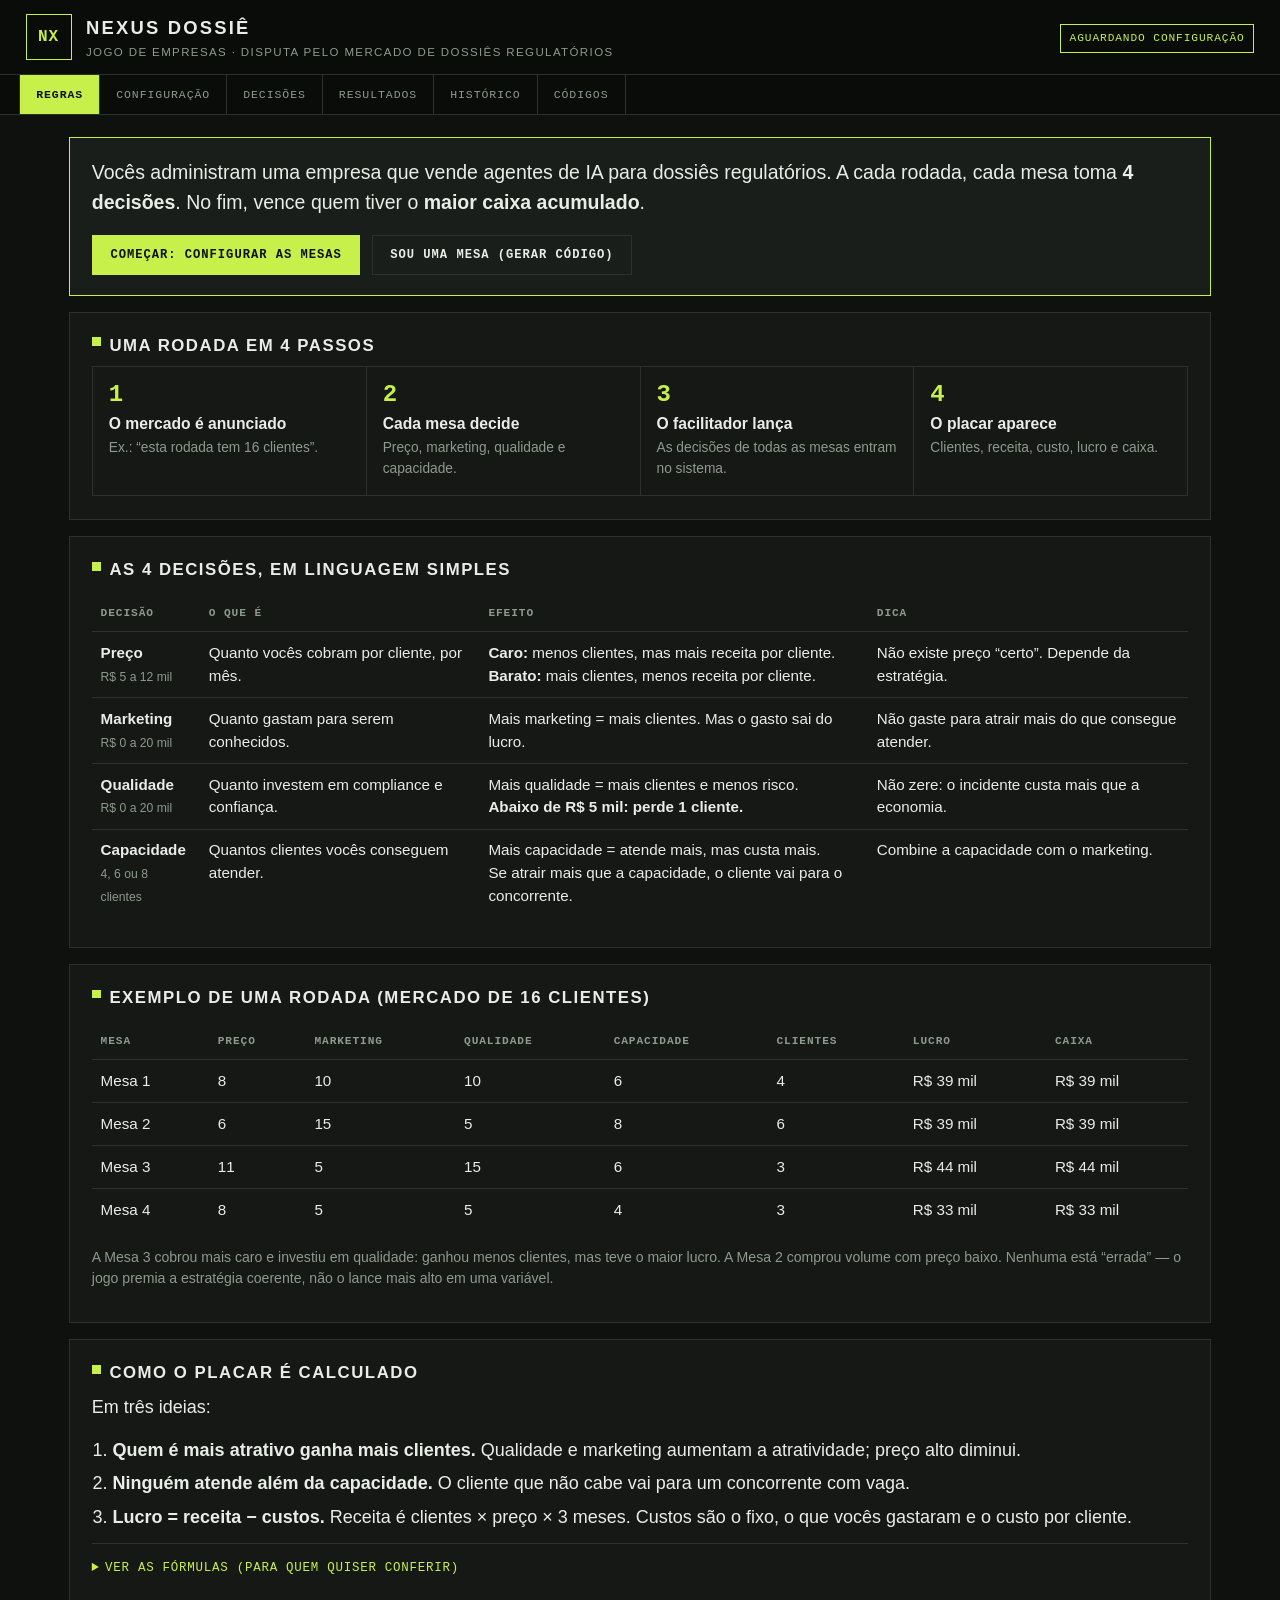
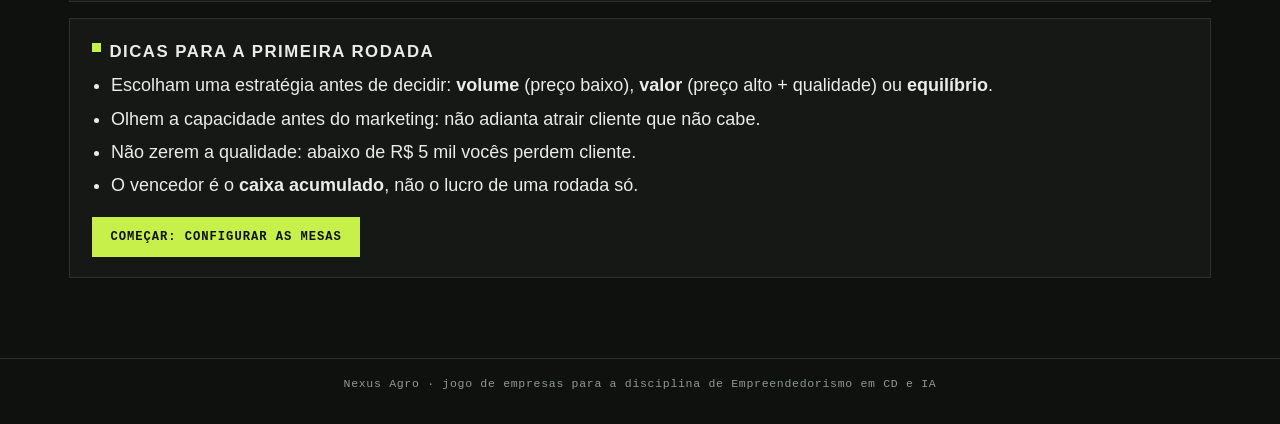
<file: index.html>
<!doctype html>
<html lang="pt-BR">
<head>
  <meta charset="utf-8">
  <meta name="viewport" content="width=device-width, initial-scale=1">
  <title>Nexus Dossiê — Jogo de Empresas</title>
  <link rel="stylesheet" href="style.css">
  <script>
  window.NX = window.NX || {
    _msg: function(){ alert("O jogo nao carregou neste visualizador. Abra o arquivo jogo.html direto no navegador (Chrome, Edge ou Firefox), com duplo clique."); },
    go: function(){ this._msg(); }, start: function(){ this._msg(); }, calc: function(){ this._msg(); },
    csv: function(){ this._msg(); }, reset: function(){ this._msg(); }, configChanged: function(){}
  };
  </script>
  <script>window.onerror=function(m,s,l){var d=document.getElementById("err");if(d){d.style.display="block";d.textContent="Erro no jogo: "+m+" (linha "+l+")";}};</script>

</head>
<body>
<div id="err" class="err"></div>
<noscript><div class="err">O JavaScript está desativado neste navegador. Ative o JavaScript ou abra o arquivo em outro navegador.</div></noscript>

<header class="top">
  <div class="brand">
    <span class="logo">NX</span>
    <div>
      <h1>Nexus Dossiê</h1>
      <p>Jogo de empresas · disputa pelo mercado de dossiês regulatórios</p>
    </div>
  </div>
  <div class="status">
    <span id="roundPill" class="pill">—</span>
  </div>
</header>

<nav class="tabs" id="tabs">
  <button data-tab="regras" class="active" onclick="NX.go('regras')">Regras</button>
  <button data-tab="config" onclick="NX.go('config')">Configuração</button>
  <button data-tab="decisoes" onclick="NX.go('decisoes')">Decisões</button>
  <button data-tab="resultados" onclick="NX.go('resultados')">Resultados</button>
  <button data-tab="historico" onclick="NX.go('historico')">Histórico</button>
  <button data-tab="codigos" onclick="NX.go('codigos')">Códigos</button>
</nav>

<main>

  <!-- ============ REGRAS ============ -->
  <section id="tab-regras" class="tab active">
    <div class="card intro">
      <p class="lead">Vocês administram uma empresa que vende agentes de IA para dossiês regulatórios. A cada rodada, cada mesa toma <strong>4 decisões</strong>. No fim, vence quem tiver o <strong>maior caixa acumulado</strong>.</p>
      <div class="actions">
        <button class="btn primary" onclick="NX.go('config')">Começar: configurar as mesas</button>
        <button class="btn" onclick="NX.go('codigos')">Sou uma mesa (gerar código)</button>
      </div>
    </div>

    <div class="card">
      <h2>Uma rodada em 4 passos</h2>
      <div class="steps-grid">
        <div class="step-card"><span class="step-n">1</span><strong>O mercado é anunciado</strong><p>Ex.: “esta rodada tem 16 clientes”.</p></div>
        <div class="step-card"><span class="step-n">2</span><strong>Cada mesa decide</strong><p>Preço, marketing, qualidade e capacidade.</p></div>
        <div class="step-card"><span class="step-n">3</span><strong>O facilitador lança</strong><p>As decisões de todas as mesas entram no sistema.</p></div>
        <div class="step-card"><span class="step-n">4</span><strong>O placar aparece</strong><p>Clientes, receita, custo, lucro e caixa.</p></div>
      </div>
    </div>

    <div class="card">
      <h2>As 4 decisões, em linguagem simples</h2>
      <div class="table-wrap"><table class="rules-table">
        <thead>
          <tr><th>Decisão</th><th>O que é</th><th>Efeito</th><th>Dica</th></tr>
        </thead>
        <tbody>
          <tr>
            <td><strong>Preço</strong><br><small>R$ 5 a 12 mil</small></td>
            <td>Quanto vocês cobram por cliente, por mês.</td>
            <td><strong>Caro:</strong> menos clientes, mas mais receita por cliente.<br><strong>Barato:</strong> mais clientes, menos receita por cliente.</td>
            <td>Não existe preço “certo”. Depende da estratégia.</td>
          </tr>
          <tr>
            <td><strong>Marketing</strong><br><small>R$ 0 a 20 mil</small></td>
            <td>Quanto gastam para serem conhecidos.</td>
            <td>Mais marketing = mais clientes. Mas o gasto sai do lucro.</td>
            <td>Não gaste para atrair mais do que consegue atender.</td>
          </tr>
          <tr>
            <td><strong>Qualidade</strong><br><small>R$ 0 a 20 mil</small></td>
            <td>Quanto investem em compliance e confiança.</td>
            <td>Mais qualidade = mais clientes e menos risco.<br><strong>Abaixo de R$ 5 mil: perde 1 cliente.</strong></td>
            <td>Não zere: o incidente custa mais que a economia.</td>
          </tr>
          <tr>
            <td><strong>Capacidade</strong><br><small>4, 6 ou 8 clientes</small></td>
            <td>Quantos clientes vocês conseguem atender.</td>
            <td>Mais capacidade = atende mais, mas custa mais.<br>Se atrair mais que a capacidade, o cliente vai para o concorrente.</td>
            <td>Combine a capacidade com o marketing.</td>
          </tr>
        </tbody>
      </table></div>
    </div>

    <div class="card">
      <h2>Exemplo de uma rodada (mercado de 16 clientes)</h2>
      <div class="table-wrap">
        <table class="rules-table">
          <thead>
            <tr><th>Mesa</th><th>Preço</th><th>Marketing</th><th>Qualidade</th><th>Capacidade</th><th>Clientes</th><th>Lucro</th><th>Caixa</th></tr>
          </thead>
          <tbody>
            <tr><td>Mesa 1</td><td>8</td><td>10</td><td>10</td><td>6</td><td>4</td><td>R$ 39 mil</td><td>R$ 39 mil</td></tr>
            <tr><td>Mesa 2</td><td>6</td><td>15</td><td>5</td><td>8</td><td>6</td><td>R$ 39 mil</td><td>R$ 39 mil</td></tr>
            <tr><td>Mesa 3</td><td>11</td><td>5</td><td>15</td><td>6</td><td>3</td><td>R$ 44 mil</td><td>R$ 44 mil</td></tr>
            <tr><td>Mesa 4</td><td>8</td><td>5</td><td>5</td><td>4</td><td>3</td><td>R$ 33 mil</td><td>R$ 33 mil</td></tr>
          </tbody>
        </table>
      </div>
      <p class="muted">A Mesa 3 cobrou mais caro e investiu em qualidade: ganhou menos clientes, mas teve o maior lucro. A Mesa 2 comprou volume com preço baixo. Nenhuma está “errada” — o jogo premia a estratégia coerente, não o lance mais alto em uma variável.</p>
    </div>

    <div class="card">
      <h2>Como o placar é calculado</h2>
      <p>Em três ideias:</p>
      <ol class="steps">
        <li><strong>Quem é mais atrativo ganha mais clientes.</strong> Qualidade e marketing aumentam a atratividade; preço alto diminui.</li>
        <li><strong>Ninguém atende além da capacidade.</strong> O cliente que não cabe vai para um concorrente com vaga.</li>
        <li><strong>Lucro = receita − custos.</strong> Receita é clientes × preço × 3 meses. Custos são o fixo, o que vocês gastaram e o custo por cliente.</li>
      </ol>
      <details class="formula-details">
        <summary>Ver as fórmulas (para quem quiser conferir)</summary>
        <div class="formula">
          <p><span class="tag">1</span> <strong>Atratividade</strong> = (1 + qualidade÷10) × (1 + marketing÷10) ÷ (preço÷8)<sup>1,5</sup></p>
          <p><span class="tag">2</span> <strong>Clientes</strong> = mercado × (atratividade ÷ soma das atratividades), limitado pela capacidade</p>
          <p><span class="tag">3</span> <strong>Receita</strong> = clientes × preço × 3 meses</p>
          <p><span class="tag">4</span> <strong>Custos</strong> = 15 (fixo) + marketing + qualidade + custo da capacidade + 2 × clientes</p>
          <p><span class="tag">5</span> <strong>Lucro</strong> = receita − custos · <strong>Caixa</strong> = caixa anterior + lucro</p>
        </div>
      </details>
    </div>

    <div class="card">
      <h2>Dicas para a primeira rodada</h2>
      <ul class="bullets">
        <li>Escolham uma estratégia antes de decidir: <strong>volume</strong> (preço baixo), <strong>valor</strong> (preço alto + qualidade) ou <strong>equilíbrio</strong>.</li>
        <li>Olhem a capacidade antes do marketing: não adianta atrair cliente que não cabe.</li>
        <li>Não zerem a qualidade: abaixo de R$ 5 mil vocês perdem cliente.</li>
        <li>O vencedor é o <strong>caixa acumulado</strong>, não o lucro de uma rodada só.</li>
      </ul>
      <div class="actions">
        <button class="btn primary" onclick="NX.go('config')">Começar: configurar as mesas</button>
      </div>
    </div>
  </section>

  <!-- ============ CONFIGURAÇÃO ============ -->
  <section id="tab-config" class="tab">
    <div class="card">
      <h2>Configuração da partida</h2>
      <div class="grid-config">
        <label>Número de mesas
          <input id="cfgTeams" type="number" min="1" max="8" value="4" oninput="NX.configChanged()">
        </label>
        <label>Rodadas
          <input id="cfgRounds" type="number" min="1" max="5" value="3">
        </label>
        <label>Caixa inicial (R$ mil)
          <input id="cfgCash" type="number" min="0" max="500" value="0">
        </label>
        <label>Mercado por rodada
          <input id="cfgMarket" type="text" value="16, 20, 24" placeholder="ex.: 16, 20, 24">
        </label>
      </div>
      <p class="muted">O mercado é o número de clientes disponíveis em cada rodada. Se você informar menos valores que rodadas, o último se repete. Para jogar apenas com a sua mesa, use 1 mesa.</p>
      <h3>Nomes das mesas</h3>
      <div id="teamNames" class="team-names"></div>
      <div class="actions">
        <button class="btn primary" id="btnStart" onclick="NX.start()">Criar jogo</button>
      </div>
    </div>
  </section>

  <!-- ============ DECISÕES ============ -->
  <section id="tab-decisoes" class="tab">
    <div class="card">
      <div class="round-head">
        <h2 id="decTitle">Decisões da rodada</h2>
        <span id="decMarket" class="pill soft"></span>
      </div>
      <p class="muted" id="decHint"></p>
      <div class="table-wrap">
        <table class="dec-table" id="decTable">
          <thead>
            <tr>
              <th>Mesa</th>
              <th>Preço<br><small>R$ mil/cliente/mês</small></th>
              <th>Marketing<br><small>R$ mil</small></th>
              <th>Qualidade<br><small>R$ mil</small></th>
              <th>Capacidade<br><small>clientes</small></th>
            </tr>
          </thead>
          <tbody></tbody>
        </table>
      </div>
      <div class="actions">
        <button class="btn primary" id="btnCalc" onclick="NX.calc()">Calcular rodada</button>
        <span id="calcMsg" class="msg"></span>
      </div>
    </div>
  </section>

  <!-- ============ CÓDIGOS ============ -->
  <section id="tab-codigos" class="tab">
    <div class="cards2">
      <div class="card">
        <h2>Sou uma mesa</h2>
        <p class="muted">Escolha as decisões e gere um código. Mostre o código para o facilitador (ou envie por mensagem).</p>
        <div class="grid-config">
          <label>Mesa (número ou nome)<input id="genMesa" type="text" value="1"></label>
          <label>Preço (R$ 5–12 mil)<input id="genPrice" type="number" min="5" max="12" step="0.5" value="8"></label>
          <label>Marketing (R$ 0–20 mil)<input id="genMkt" type="number" min="0" max="20" step="1" value="8"></label>
          <label>Qualidade (R$ 0–20 mil)<input id="genQual" type="number" min="0" max="20" step="1" value="8"></label>
          <label>Capacidade<select id="genCap"><option>4</option><option selected>6</option><option>8</option></select></label>
        </div>
        <div class="actions"><button class="btn primary" onclick="NX.genCode()">Gerar código</button></div>
        <div id="genOut" class="code-out" style="display:none"></div>
      </div>
      <div class="card">
        <h2>Sou o facilitador</h2>
        <p class="muted">Cole um código por linha. O jogo preenche as decisões e calcula a rodada. Ex.: <span class="mono">M1-8-10-10-6</span> ou <span class="mono">Agro X;8;10;10;6</span>.</p>
        <textarea id="codesIn" rows="7" placeholder="M1-8-10-10-6&#10;M2-6-15-5-8"></textarea>
        <div class="actions">
          <button class="btn primary" onclick="NX.applyAndCalc()">Aplicar e calcular</button>
          <button class="btn" onclick="NX.applyCodes()">Só aplicar</button>
        </div>
        <div id="codesMsg" class="muted"></div>
      </div>
    </div>
  </section>

  <!-- ============ RESULTADOS ============ -->
  <section id="tab-resultados" class="tab">
    <div id="resWrap"></div>
  </section>

  <!-- ============ HISTÓRICO ============ -->
  <section id="tab-historico" class="tab">
    <div class="card">
      <h2>Histórico</h2>
      <div id="histWrap"></div>
      <div class="actions">
        <button class="btn" id="btnCsv" onclick="NX.csv()">Exportar CSV</button>
        <button class="btn danger" id="btnReset" onclick="NX.reset()">Nova partida</button>
      </div>
    </div>
  </section>

</main>

<footer class="foot">
  <span>Nexus Agro · jogo de empresas para a disciplina de Empreendedorismo em CD e IA</span>
</footer>

<script src="sim.js"></script>
<script src="app.js"></script>
</body>
</html>
</file>
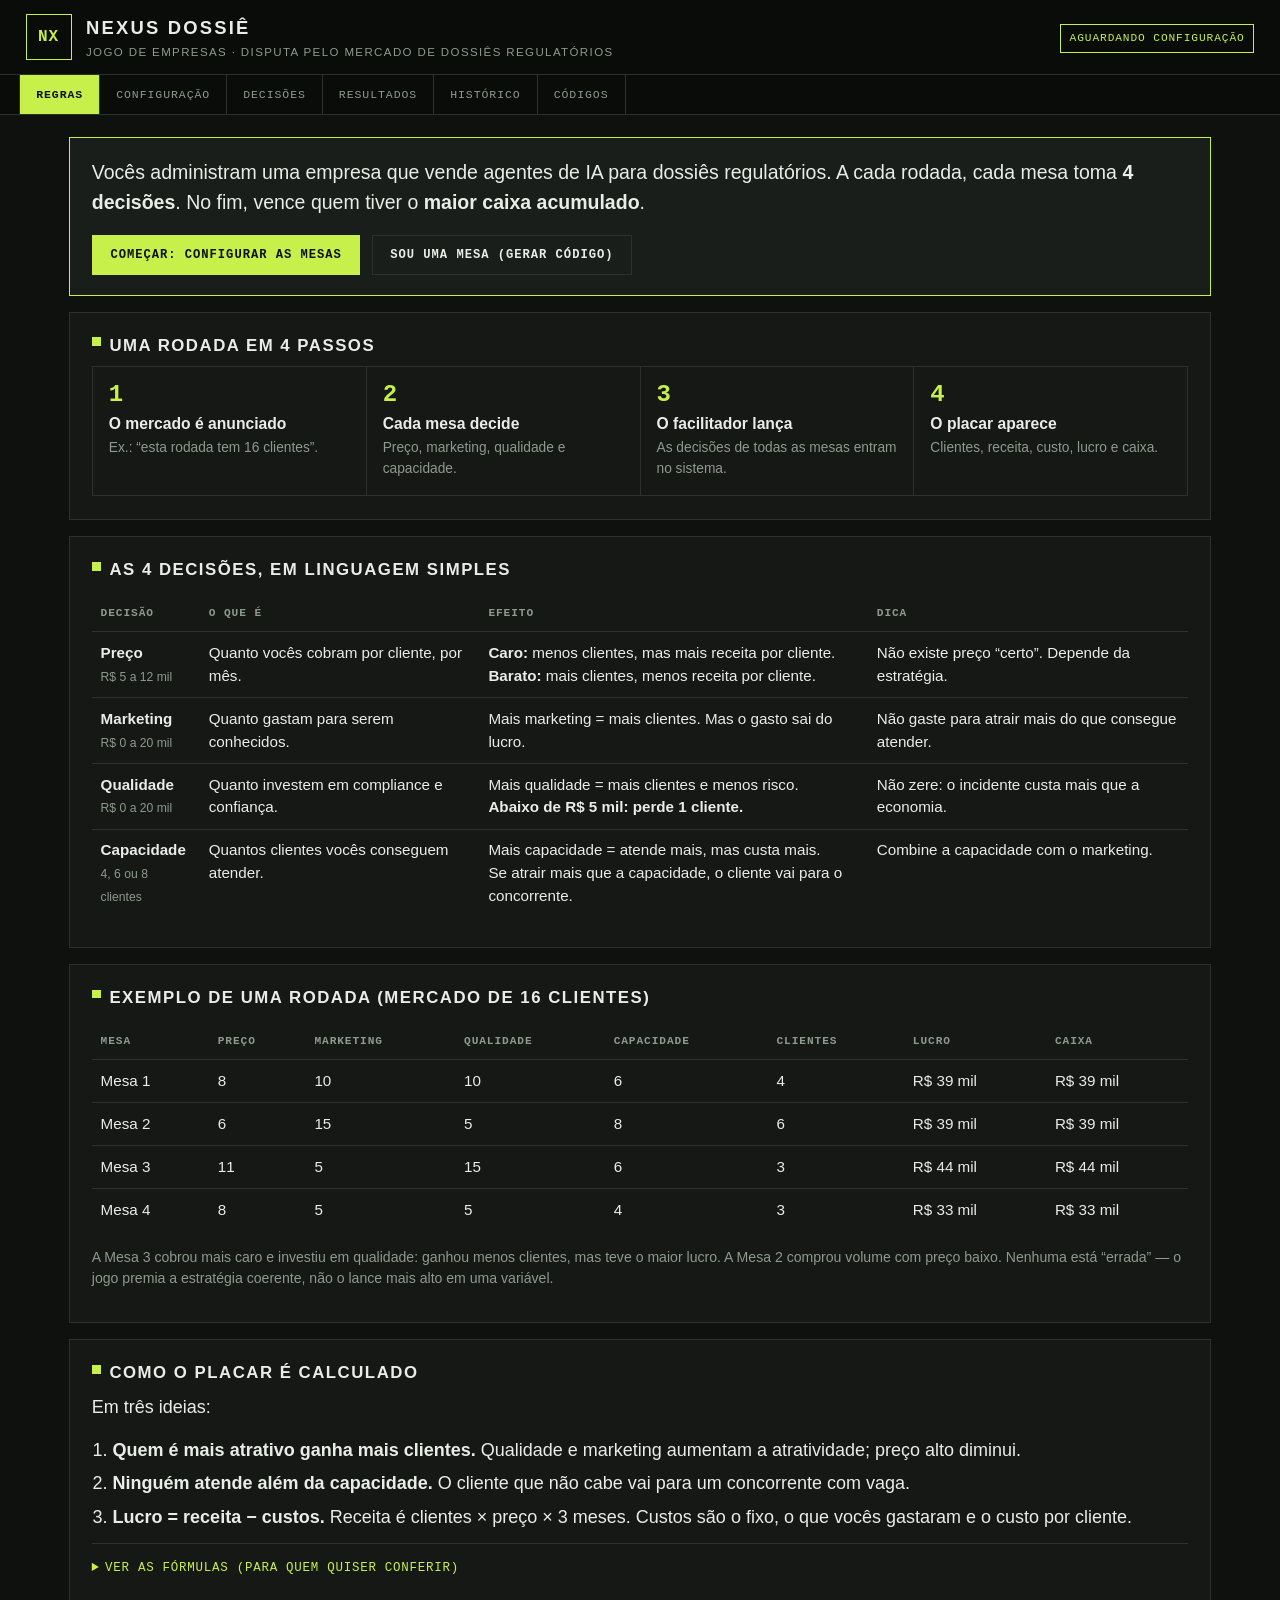
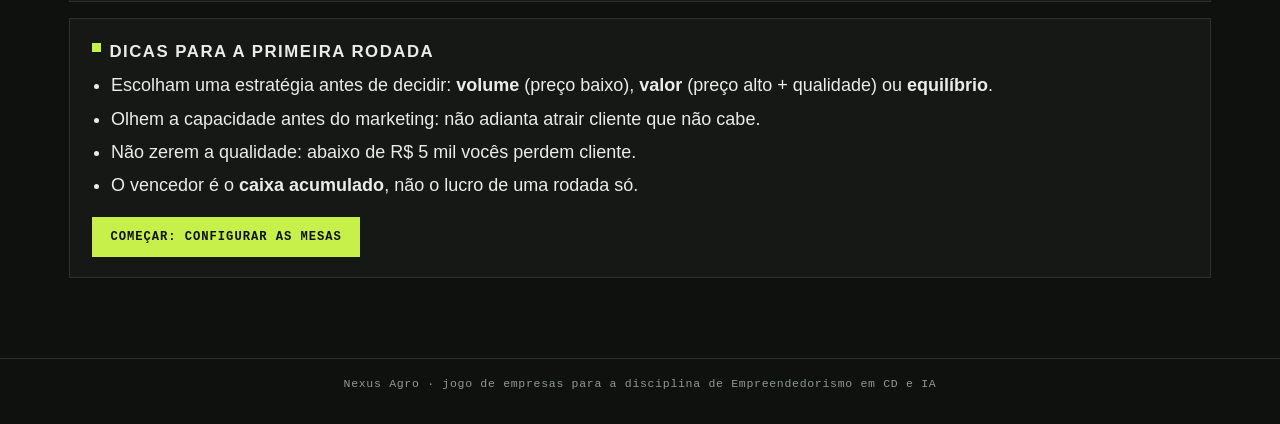
<file: jogo.html>
<!doctype html>
<html lang="pt-BR">
<head>
  <meta charset="utf-8">
  <meta name="viewport" content="width=device-width, initial-scale=1">
  <title>Nexus Dossiê — Jogo de Empresas</title>
  <style>
/* Nexus Dossiê — visual "terminal de placar" (flat, alto contraste, sem sombras) */
:root{
  --bg:#0F110F;
  --panel:#151815;
  --panel2:#1A1E1A;
  --line:#2B312B;
  --ink:#E9EDE7;
  --muted:#8E9A8E;
  --accent:#C7F04A;
  --accent2:#A9D63B;
  --danger:#FF6B5E;
  --warn:#F0B429;
  --sans:"Helvetica Neue",Helvetica,Arial,sans-serif;
  --mono:"SFMono-Regular",Menlo,Consolas,"Liberation Mono",monospace;
}
*{box-sizing:border-box}
html,body{margin:0;padding:0}
body{
  background:var(--bg);color:var(--ink);
  font-family:var(--sans);font-size:18px;line-height:1.5;
  -webkit-font-smoothing:antialiased;
}
h1,h2,h3{font-family:var(--sans);margin:0 0 .5em;font-weight:800;letter-spacing:.02em}
h1{font-size:1.15rem;text-transform:uppercase;letter-spacing:.12em}
h2{font-size:1.05rem;text-transform:uppercase;letter-spacing:.09em;color:var(--ink);position:relative;padding-left:1.1rem}
h2::before{content:"";position:absolute;left:0;top:.28em;width:.55rem;height:.55rem;background:var(--accent)}
h3{font-size:.85rem;text-transform:uppercase;letter-spacing:.1em;color:var(--muted);margin-top:1.4em}
p{margin:.45em 0 .9em}
small{font-weight:400;color:var(--muted);font-size:.8em}
strong{color:var(--ink)}
code,.mono{font-family:var(--mono)}

/* header */
.top{
  display:flex;align-items:center;justify-content:space-between;gap:1rem;
  padding:.85rem 1.6rem;background:#0A0C0A;border-bottom:1px solid var(--line);
}
.brand{display:flex;align-items:center;gap:.9rem}
.logo{
  display:grid;place-items:center;width:46px;height:46px;
  background:transparent;border:1px solid var(--accent);color:var(--accent);
  font-family:var(--mono);font-weight:700;font-size:1rem;letter-spacing:.06em;
}
.brand h1{color:var(--ink);margin:0}
.brand p{margin:.15rem 0 0;color:var(--muted);font-size:.72rem;text-transform:uppercase;letter-spacing:.12em}
.status .pill{background:transparent;color:var(--accent);border-color:var(--accent)}

/* tabs */
.tabs{
  display:flex;gap:0;flex-wrap:wrap;padding:0 1.2rem;
  background:#0A0C0A;border-bottom:1px solid var(--line);position:sticky;top:0;z-index:5;
}
.tabs button{
  border:0;border-right:1px solid var(--line);background:transparent;
  padding:.8rem 1rem;font-family:var(--mono);font-size:.72rem;letter-spacing:.08em;
  text-transform:uppercase;color:var(--muted);cursor:pointer;
}
.tabs button:first-child{border-left:1px solid var(--line)}
.tabs button:hover{color:var(--ink)}
.tabs button.active{background:var(--accent);color:#0F110F;font-weight:700}

main{max-width:1180px;margin:0 auto;padding:1.4rem 1.2rem 3rem}
.tab{display:none}
.tab.active{display:block}

/* panels (substituem os "cards") */
.card{
  background:var(--panel);border:1px solid var(--line);
  padding:1.25rem 1.35rem;margin-bottom:1rem;
}
.card>h2:first-child{margin-top:0}
.intro{border-color:var(--accent);background:var(--panel2)}
.lead{font-size:1.22rem;line-height:1.5;margin:0 0 .8rem;color:var(--ink)}

/* regras */
.steps-grid{display:grid;grid-template-columns:repeat(auto-fit,minmax(210px,1fr));gap:1px;background:var(--line);border:1px solid var(--line);margin:.4rem 0 .2rem}
.step-card{background:var(--panel);padding:.95rem 1rem}
.step-card strong{display:block;color:var(--ink);margin:.15rem 0 .2rem;font-size:.98rem}
.step-card p{margin:0;font-size:.86rem;color:var(--muted)}
.step-n{font-family:var(--mono);font-size:1.5rem;font-weight:700;color:var(--accent);line-height:1}
.steps{margin:.2rem 0 .4rem;padding-left:1.3rem}
.steps li{margin:.4rem 0}
.bullets{margin:.2rem 0 .4rem;padding-left:1.2rem}
.bullets li{margin:.4rem 0}
.muted{color:var(--muted);font-size:.88rem}
.formula-details{margin-top:.8rem;border-top:1px solid var(--line);padding-top:.7rem}
.formula-details summary{cursor:pointer;font-family:var(--mono);font-size:.78rem;letter-spacing:.06em;text-transform:uppercase;color:var(--accent);padding:.2rem 0}
.formula p{margin:.45rem 0;font-size:.95rem}
.tag{display:inline-block;font-family:var(--mono);font-size:.75rem;color:var(--accent);border:1px solid var(--line);padding:0 .35rem;margin-right:.4rem}

/* tabelas */
.rules-table{width:100%;border-collapse:collapse;margin:.3rem 0 .6rem}
.rules-table th,.rules-table td{border-bottom:1px solid var(--line);padding:.6rem .55rem;text-align:left;vertical-align:top}
.rules-table th{font-family:var(--mono);font-size:.7rem;letter-spacing:.08em;text-transform:uppercase;color:var(--muted);font-weight:700;background:transparent}
.rules-table td{font-size:.95rem}
.rules-table tr:last-child td{border-bottom:0}

/* config */
.grid-config{display:grid;grid-template-columns:repeat(auto-fit,minmax(190px,1fr));gap:1rem;margin:.4rem 0 .6rem}
label{display:flex;flex-direction:column;gap:.35rem;font-family:var(--mono);font-size:.7rem;letter-spacing:.07em;text-transform:uppercase;color:var(--muted)}
input,select{
  font-family:var(--mono);font-size:1rem;padding:.55rem .6rem;
  background:var(--bg);border:1px solid var(--line);color:var(--ink);border-radius:0;
}
input:focus,select:focus{outline:none;border-color:var(--accent)}
.team-names{display:grid;grid-template-columns:repeat(auto-fit,minmax(210px,1fr));gap:.7rem;margin:.4rem 0}
.team-names label{color:var(--muted)}

/* botões */
.actions{display:flex;align-items:center;gap:.7rem;margin-top:1.1rem;flex-wrap:wrap}
.btn{
  font-family:var(--mono);font-size:.76rem;letter-spacing:.08em;text-transform:uppercase;
  padding:.75rem 1.1rem;border:1px solid var(--line);background:transparent;color:var(--ink);
  cursor:pointer;border-radius:0;font-weight:700;
}
.btn:hover{border-color:var(--accent);color:var(--accent)}
.btn.primary{background:var(--accent);border-color:var(--accent);color:#0F110F}
.btn.primary:hover{background:var(--accent2);border-color:var(--accent2);color:#0F110F}
.btn.danger{color:var(--danger);border-color:#5A2A26}
.btn.danger:hover{background:#2A1513;border-color:var(--danger);color:var(--danger)}
.btn:disabled{opacity:.4;cursor:not-allowed}
.msg{font-family:var(--mono);font-size:.78rem;color:var(--danger)}

/* tabelas de jogo */
.table-wrap{overflow-x:auto}
.dec-table,.res-table,.hist-table{width:100%;border-collapse:collapse;margin:.4rem 0}
.dec-table th,.dec-table td,.res-table th,.res-table td,.hist-table th,.hist-table td{
  border-bottom:1px solid var(--line);padding:.55rem .5rem;text-align:right;
  font-variant-numeric:tabular-nums;
}
.dec-table th,.res-table th,.hist-table th{
  font-family:var(--mono);font-size:.68rem;letter-spacing:.07em;text-transform:uppercase;
  color:var(--muted);font-weight:700;background:transparent;
}
.dec-table th:first-child,.dec-table td:first-child,
.res-table th:first-child,.res-table td:first-child,
.hist-table th:first-child,.hist-table td:first-child{text-align:left}
.dec-table td:first-child{font-weight:700;white-space:nowrap}
.dec-table input,.dec-table select{width:100%;min-width:84px;text-align:right;padding:.45rem}
.res-table tbody tr:first-child td{background:#1C2418;color:var(--accent);font-weight:700}
.res-table td,.hist-table td{font-family:var(--mono);font-size:.9rem}
.neg{color:var(--danger)}
.pos{color:var(--accent)}
.badge{
  font-family:var(--mono);font-size:.62rem;letter-spacing:.06em;text-transform:uppercase;
  border:1px solid var(--warn);color:var(--warn);padding:.05rem .35rem;margin-left:.4rem;
}

/* resultados */
.res-head{display:flex;align-items:center;justify-content:space-between;gap:1rem;flex-wrap:wrap}
.round-head{display:flex;align-items:center;justify-content:space-between;gap:1rem;flex-wrap:wrap}
.pill{
  display:inline-block;font-family:var(--mono);font-size:.7rem;letter-spacing:.08em;
  text-transform:uppercase;padding:.3rem .55rem;border:1px solid var(--line);color:var(--muted);
}
.pill.soft{color:var(--accent);border-color:var(--line)}
.summary{display:grid;grid-template-columns:repeat(auto-fit,minmax(150px,1fr));gap:1px;background:var(--line);border:1px solid var(--line);margin:.6rem 0 1rem}
.summary div{background:var(--panel);padding:.7rem .85rem}
.summary .k{display:block;font-family:var(--mono);font-size:.62rem;letter-spacing:.08em;text-transform:uppercase;color:var(--muted)}
.summary .v{display:block;font-family:var(--mono);font-size:1.35rem;font-weight:700;color:var(--accent);margin-top:.2rem;overflow:hidden;text-overflow:ellipsis;white-space:nowrap}

/* gráfico */
.chart{margin:.6rem 0 1rem}
.bar-row{display:grid;grid-template-columns:150px 1fr 130px;align-items:center;gap:.7rem;margin:.4rem 0}
.bar-name{font-size:.9rem;font-weight:700;white-space:nowrap;overflow:hidden;text-overflow:ellipsis}
.bar-track{background:var(--bg);border:1px solid var(--line);height:26px}
.bar-fill{display:block;height:100%;background:var(--accent)}
.bar-val{text-align:right;font-family:var(--mono);font-weight:700;font-size:.9rem;font-variant-numeric:tabular-nums}

/* vitória */
.winner{background:var(--accent);color:#0F110F;padding:1.2rem 1.4rem;margin:1rem 0;border:1px solid var(--accent)}
.winner h2{color:#0F110F;padding-left:0}
.winner h2::before{display:none}
.winner p{margin:0;color:#0F110F;font-size:1.05rem}

.hist-round{margin-bottom:1.5rem}
.hist-round h3{color:var(--ink)}

/* erro */
.err{
  display:none;margin:0;padding:.8rem 1.2rem;background:#2A1513;color:var(--danger);
  font-family:var(--mono);font-size:.85rem;border-bottom:1px solid var(--danger);
}

.foot{padding:1rem 1.4rem 2rem;text-align:center;color:var(--muted);font-size:.72rem;font-family:var(--mono);letter-spacing:.06em;border-top:1px solid var(--line);margin-top:1rem}

@media (max-width:760px){
  body{font-size:16px}
  .bar-row{grid-template-columns:100px 1fr 92px}
  .brand p{display:none}
  .tabs button{padding:.7rem .7rem;font-size:.66rem}
}
@media print{
  body{background:#fff;color:#111}
  .tabs,.actions,.foot,.err{display:none}
  .tab{display:block}
  .card{border-color:#ccc;background:#fff;break-inside:avoid}
  h2{color:#111}
  .rules-table th,.rules-table td{border-color:#ccc}
}

/* celular */
@media (max-width:760px){
  .top{flex-wrap:wrap;gap:.6rem;padding:.7rem 1rem}
  .brand h1{font-size:1rem}
  .status .pill{font-size:.6rem;padding:.25rem .45rem;white-space:normal;max-width:100%}
  main{padding:1rem .8rem 2rem}
  .card{padding:1rem}
  .tabs button{padding:.75rem .55rem;font-size:.6rem;flex:1 1 auto}
  .lead{font-size:1.08rem}
  .btn{padding:.85rem 1rem}
  .actions{gap:.5rem}
  .actions .btn{flex:1 1 auto}
  .summary{grid-template-columns:1fr 1fr}
  .summary .v{font-size:1.05rem}
  .bar-row{grid-template-columns:90px 1fr 86px;gap:.5rem}
  .bar-name{font-size:.8rem}
  .bar-val{font-size:.8rem}
  .table-wrap{-webkit-overflow-scrolling:touch}
  .rules-table{font-size:.92rem}
  /* decisões viram cartões */
  .dec-table,.dec-table tbody{display:block}
  .dec-table thead{display:none}
  .dec-table tr{display:block;border:1px solid var(--line);margin:0 0 .8rem;padding:.3rem .7rem .6rem;background:var(--panel2)}
  .dec-table td{display:flex;align-items:center;justify-content:space-between;gap:1rem;border:0;padding:.35rem 0;text-align:right}
  .dec-table td:first-child{display:block;text-align:left;font-size:1rem;border-bottom:1px solid var(--line);margin-bottom:.3rem;padding-bottom:.45rem}
  .dec-table td[data-label]::before{content:attr(data-label);font-family:var(--mono);font-size:.66rem;letter-spacing:.06em;text-transform:uppercase;color:var(--muted);text-align:left}
  .dec-table input,.dec-table select{max-width:130px;padding:.6rem}
}

/* códigos por mesa */
.cards2{display:grid;grid-template-columns:1fr 1fr;gap:1rem}
.cards2>.card{margin-bottom:0}
textarea{
  width:100%;font-family:var(--mono);font-size:1rem;padding:.6rem;
  background:var(--bg);border:1px solid var(--line);color:var(--ink);border-radius:0;resize:vertical;
}
textarea:focus{outline:none;border-color:var(--accent)}
.code-out{margin-top:1rem;border:1px solid var(--accent);background:var(--panel2);padding:1rem}
.code-label{font-family:var(--mono);font-size:.66rem;letter-spacing:.08em;color:var(--muted);text-transform:uppercase}
.code-value{font-family:var(--mono);font-size:1.7rem;font-weight:700;color:var(--accent);letter-spacing:.04em;word-break:break-all;margin:.3rem 0 .6rem;user-select:all}
@media (max-width:760px){
  .cards2{grid-template-columns:1fr}
  .code-value{font-size:1.35rem}
}

</style>
  <script>
  window.NX = window.NX || {
    _msg: function(){ alert("O jogo nao carregou neste visualizador. Abra o arquivo jogo.html direto no navegador (Chrome, Edge ou Firefox), com duplo clique."); },
    go: function(){ this._msg(); }, start: function(){ this._msg(); }, calc: function(){ this._msg(); },
    csv: function(){ this._msg(); }, reset: function(){ this._msg(); }, configChanged: function(){}
  };
  </script>
  <script>window.onerror=function(m,s,l){var d=document.getElementById("err");if(d){d.style.display="block";d.textContent="Erro no jogo: "+m+" (linha "+l+")";}};</script>

</head>
<body>
<div id="err" class="err"></div>
<noscript><div class="err">O JavaScript está desativado neste navegador. Ative o JavaScript ou abra o arquivo em outro navegador.</div></noscript>

<header class="top">
  <div class="brand">
    <span class="logo">NX</span>
    <div>
      <h1>Nexus Dossiê</h1>
      <p>Jogo de empresas · disputa pelo mercado de dossiês regulatórios</p>
    </div>
  </div>
  <div class="status">
    <span id="roundPill" class="pill">—</span>
  </div>
</header>

<nav class="tabs" id="tabs">
  <button data-tab="regras" class="active" onclick="NX.go('regras')">Regras</button>
  <button data-tab="config" onclick="NX.go('config')">Configuração</button>
  <button data-tab="decisoes" onclick="NX.go('decisoes')">Decisões</button>
  <button data-tab="resultados" onclick="NX.go('resultados')">Resultados</button>
  <button data-tab="historico" onclick="NX.go('historico')">Histórico</button>
  <button data-tab="codigos" onclick="NX.go('codigos')">Códigos</button>
</nav>

<main>

  <!-- ============ REGRAS ============ -->
  <section id="tab-regras" class="tab active">
    <div class="card intro">
      <p class="lead">Vocês administram uma empresa que vende agentes de IA para dossiês regulatórios. A cada rodada, cada mesa toma <strong>4 decisões</strong>. No fim, vence quem tiver o <strong>maior caixa acumulado</strong>.</p>
      <div class="actions">
        <button class="btn primary" onclick="NX.go('config')">Começar: configurar as mesas</button>
        <button class="btn" onclick="NX.go('codigos')">Sou uma mesa (gerar código)</button>
      </div>
    </div>

    <div class="card">
      <h2>Uma rodada em 4 passos</h2>
      <div class="steps-grid">
        <div class="step-card"><span class="step-n">1</span><strong>O mercado é anunciado</strong><p>Ex.: “esta rodada tem 16 clientes”.</p></div>
        <div class="step-card"><span class="step-n">2</span><strong>Cada mesa decide</strong><p>Preço, marketing, qualidade e capacidade.</p></div>
        <div class="step-card"><span class="step-n">3</span><strong>O facilitador lança</strong><p>As decisões de todas as mesas entram no sistema.</p></div>
        <div class="step-card"><span class="step-n">4</span><strong>O placar aparece</strong><p>Clientes, receita, custo, lucro e caixa.</p></div>
      </div>
    </div>

    <div class="card">
      <h2>As 4 decisões, em linguagem simples</h2>
      <div class="table-wrap"><table class="rules-table">
        <thead>
          <tr><th>Decisão</th><th>O que é</th><th>Efeito</th><th>Dica</th></tr>
        </thead>
        <tbody>
          <tr>
            <td><strong>Preço</strong><br><small>R$ 5 a 12 mil</small></td>
            <td>Quanto vocês cobram por cliente, por mês.</td>
            <td><strong>Caro:</strong> menos clientes, mas mais receita por cliente.<br><strong>Barato:</strong> mais clientes, menos receita por cliente.</td>
            <td>Não existe preço “certo”. Depende da estratégia.</td>
          </tr>
          <tr>
            <td><strong>Marketing</strong><br><small>R$ 0 a 20 mil</small></td>
            <td>Quanto gastam para serem conhecidos.</td>
            <td>Mais marketing = mais clientes. Mas o gasto sai do lucro.</td>
            <td>Não gaste para atrair mais do que consegue atender.</td>
          </tr>
          <tr>
            <td><strong>Qualidade</strong><br><small>R$ 0 a 20 mil</small></td>
            <td>Quanto investem em compliance e confiança.</td>
            <td>Mais qualidade = mais clientes e menos risco.<br><strong>Abaixo de R$ 5 mil: perde 1 cliente.</strong></td>
            <td>Não zere: o incidente custa mais que a economia.</td>
          </tr>
          <tr>
            <td><strong>Capacidade</strong><br><small>4, 6 ou 8 clientes</small></td>
            <td>Quantos clientes vocês conseguem atender.</td>
            <td>Mais capacidade = atende mais, mas custa mais.<br>Se atrair mais que a capacidade, o cliente vai para o concorrente.</td>
            <td>Combine a capacidade com o marketing.</td>
          </tr>
        </tbody>
      </table></div>
    </div>

    <div class="card">
      <h2>Exemplo de uma rodada (mercado de 16 clientes)</h2>
      <div class="table-wrap">
        <table class="rules-table">
          <thead>
            <tr><th>Mesa</th><th>Preço</th><th>Marketing</th><th>Qualidade</th><th>Capacidade</th><th>Clientes</th><th>Lucro</th><th>Caixa</th></tr>
          </thead>
          <tbody>
            <tr><td>Mesa 1</td><td>8</td><td>10</td><td>10</td><td>6</td><td>4</td><td>R$ 39 mil</td><td>R$ 39 mil</td></tr>
            <tr><td>Mesa 2</td><td>6</td><td>15</td><td>5</td><td>8</td><td>6</td><td>R$ 39 mil</td><td>R$ 39 mil</td></tr>
            <tr><td>Mesa 3</td><td>11</td><td>5</td><td>15</td><td>6</td><td>3</td><td>R$ 44 mil</td><td>R$ 44 mil</td></tr>
            <tr><td>Mesa 4</td><td>8</td><td>5</td><td>5</td><td>4</td><td>3</td><td>R$ 33 mil</td><td>R$ 33 mil</td></tr>
          </tbody>
        </table>
      </div>
      <p class="muted">A Mesa 3 cobrou mais caro e investiu em qualidade: ganhou menos clientes, mas teve o maior lucro. A Mesa 2 comprou volume com preço baixo. Nenhuma está “errada” — o jogo premia a estratégia coerente, não o lance mais alto em uma variável.</p>
    </div>

    <div class="card">
      <h2>Como o placar é calculado</h2>
      <p>Em três ideias:</p>
      <ol class="steps">
        <li><strong>Quem é mais atrativo ganha mais clientes.</strong> Qualidade e marketing aumentam a atratividade; preço alto diminui.</li>
        <li><strong>Ninguém atende além da capacidade.</strong> O cliente que não cabe vai para um concorrente com vaga.</li>
        <li><strong>Lucro = receita − custos.</strong> Receita é clientes × preço × 3 meses. Custos são o fixo, o que vocês gastaram e o custo por cliente.</li>
      </ol>
      <details class="formula-details">
        <summary>Ver as fórmulas (para quem quiser conferir)</summary>
        <div class="formula">
          <p><span class="tag">1</span> <strong>Atratividade</strong> = (1 + qualidade÷10) × (1 + marketing÷10) ÷ (preço÷8)<sup>1,5</sup></p>
          <p><span class="tag">2</span> <strong>Clientes</strong> = mercado × (atratividade ÷ soma das atratividades), limitado pela capacidade</p>
          <p><span class="tag">3</span> <strong>Receita</strong> = clientes × preço × 3 meses</p>
          <p><span class="tag">4</span> <strong>Custos</strong> = 15 (fixo) + marketing + qualidade + custo da capacidade + 2 × clientes</p>
          <p><span class="tag">5</span> <strong>Lucro</strong> = receita − custos · <strong>Caixa</strong> = caixa anterior + lucro</p>
        </div>
      </details>
    </div>

    <div class="card">
      <h2>Dicas para a primeira rodada</h2>
      <ul class="bullets">
        <li>Escolham uma estratégia antes de decidir: <strong>volume</strong> (preço baixo), <strong>valor</strong> (preço alto + qualidade) ou <strong>equilíbrio</strong>.</li>
        <li>Olhem a capacidade antes do marketing: não adianta atrair cliente que não cabe.</li>
        <li>Não zerem a qualidade: abaixo de R$ 5 mil vocês perdem cliente.</li>
        <li>O vencedor é o <strong>caixa acumulado</strong>, não o lucro de uma rodada só.</li>
      </ul>
      <div class="actions">
        <button class="btn primary" onclick="NX.go('config')">Começar: configurar as mesas</button>
      </div>
    </div>
  </section>

  <!-- ============ CONFIGURAÇÃO ============ -->
  <section id="tab-config" class="tab">
    <div class="card">
      <h2>Configuração da partida</h2>
      <div class="grid-config">
        <label>Número de mesas
          <input id="cfgTeams" type="number" min="1" max="8" value="4" oninput="NX.configChanged()">
        </label>
        <label>Rodadas
          <input id="cfgRounds" type="number" min="1" max="5" value="3">
        </label>
        <label>Caixa inicial (R$ mil)
          <input id="cfgCash" type="number" min="0" max="500" value="0">
        </label>
        <label>Mercado por rodada
          <input id="cfgMarket" type="text" value="16, 20, 24" placeholder="ex.: 16, 20, 24">
        </label>
      </div>
      <p class="muted">O mercado é o número de clientes disponíveis em cada rodada. Se você informar menos valores que rodadas, o último se repete. Para jogar apenas com a sua mesa, use 1 mesa.</p>
      <h3>Nomes das mesas</h3>
      <div id="teamNames" class="team-names"></div>
      <div class="actions">
        <button class="btn primary" id="btnStart" onclick="NX.start()">Criar jogo</button>
      </div>
    </div>
  </section>

  <!-- ============ DECISÕES ============ -->
  <section id="tab-decisoes" class="tab">
    <div class="card">
      <div class="round-head">
        <h2 id="decTitle">Decisões da rodada</h2>
        <span id="decMarket" class="pill soft"></span>
      </div>
      <p class="muted" id="decHint"></p>
      <div class="table-wrap">
        <table class="dec-table" id="decTable">
          <thead>
            <tr>
              <th>Mesa</th>
              <th>Preço<br><small>R$ mil/cliente/mês</small></th>
              <th>Marketing<br><small>R$ mil</small></th>
              <th>Qualidade<br><small>R$ mil</small></th>
              <th>Capacidade<br><small>clientes</small></th>
            </tr>
          </thead>
          <tbody></tbody>
        </table>
      </div>
      <div class="actions">
        <button class="btn primary" id="btnCalc" onclick="NX.calc()">Calcular rodada</button>
        <span id="calcMsg" class="msg"></span>
      </div>
    </div>
  </section>

  <!-- ============ CÓDIGOS ============ -->
  <section id="tab-codigos" class="tab">
    <div class="cards2">
      <div class="card">
        <h2>Sou uma mesa</h2>
        <p class="muted">Escolha as decisões e gere um código. Mostre o código para o facilitador (ou envie por mensagem).</p>
        <div class="grid-config">
          <label>Mesa (número ou nome)<input id="genMesa" type="text" value="1"></label>
          <label>Preço (R$ 5–12 mil)<input id="genPrice" type="number" min="5" max="12" step="0.5" value="8"></label>
          <label>Marketing (R$ 0–20 mil)<input id="genMkt" type="number" min="0" max="20" step="1" value="8"></label>
          <label>Qualidade (R$ 0–20 mil)<input id="genQual" type="number" min="0" max="20" step="1" value="8"></label>
          <label>Capacidade<select id="genCap"><option>4</option><option selected>6</option><option>8</option></select></label>
        </div>
        <div class="actions"><button class="btn primary" onclick="NX.genCode()">Gerar código</button></div>
        <div id="genOut" class="code-out" style="display:none"></div>
      </div>
      <div class="card">
        <h2>Sou o facilitador</h2>
        <p class="muted">Cole um código por linha. O jogo preenche as decisões e calcula a rodada. Ex.: <span class="mono">M1-8-10-10-6</span> ou <span class="mono">Agro X;8;10;10;6</span>.</p>
        <textarea id="codesIn" rows="7" placeholder="M1-8-10-10-6&#10;M2-6-15-5-8"></textarea>
        <div class="actions">
          <button class="btn primary" onclick="NX.applyAndCalc()">Aplicar e calcular</button>
          <button class="btn" onclick="NX.applyCodes()">Só aplicar</button>
        </div>
        <div id="codesMsg" class="muted"></div>
      </div>
    </div>
  </section>

  <!-- ============ RESULTADOS ============ -->
  <section id="tab-resultados" class="tab">
    <div id="resWrap"></div>
  </section>

  <!-- ============ HISTÓRICO ============ -->
  <section id="tab-historico" class="tab">
    <div class="card">
      <h2>Histórico</h2>
      <div id="histWrap"></div>
      <div class="actions">
        <button class="btn" id="btnCsv" onclick="NX.csv()">Exportar CSV</button>
        <button class="btn danger" id="btnReset" onclick="NX.reset()">Nova partida</button>
      </div>
    </div>
  </section>

</main>

<footer class="foot">
  <span>Nexus Agro · jogo de empresas para a disciplina de Empreendedorismo em CD e IA</span>
</footer>

<script>
/*
 * Nexus Dossiê — motor de simulação (puro, sem DOM)
 * Unidades monetárias em R$ mil.
 * Funciona no navegador (window.Sim) e no Node (module.exports).
 */
(function (global) {
  "use strict";

  const DEFAULTS = {
    basePrice: 8,        // preço de referência (R$ mil/cliente/mês)
    priceExponent: 1.5,  // sensibilidade a preço
    fixedCost: 15,       // custo fixo por rodada (R$ mil)
    varCostPerClient: 2, // custo variável por cliente na rodada (R$ mil)
    monthsPerRound: 3,   // meses faturados por rodada
    qualityFloor: 5,     // abaixo disso, incidente de compliance: perde 1 cliente
    capacityCost: { 4: 8, 6: 14, 8: 22 }, // custo de equipe por capacidade (R$ mil/rodada)
    marketSizes: [16, 20, 24],
    startCash: 0,
    rounds: 3,
  };

  function clamp(x, lo, hi) { return Math.max(lo, Math.min(hi, x)); }

  // Atratividade de uma empresa: qualidade e marketing atraem; preço afasta.
  function attractiveness(d, cfg) {
    const price = Math.max(1, Number(d.price) || cfg.basePrice);
    const q = Math.max(0, Number(d.quality) || 0);
    const m = Math.max(0, Number(d.marketing) || 0);
    return ((1 + q / 10) * (1 + m / 10)) / Math.pow(price / cfg.basePrice, cfg.priceExponent);
  }

  /*
   * Distribui os clientes do mercado entre as empresas.
   * - proporcional à atratividade (método do maior resto)
   * - respeita a capacidade de cada empresa
   * - redistribui quem ficou sem vaga para quem tem espaço
   * - aplica o piso de qualidade (incidente de compliance)
   */
  function allocate(decisions, marketSize, cfg) {
    const n = decisions.length;
    const attrs = decisions.map((d) => Math.max(0.0001, attractiveness(d, cfg)));
    const total = attrs.reduce((a, b) => a + b, 0);
    const caps = decisions.map((d) => clamp(Number(d.capacity) || 4, 4, 8));

    // 1) cota bruta e parte inteira
    const raw = attrs.map((a) => (marketSize * a) / total);
    let alloc = raw.map((r) => Math.floor(r));
    let assigned = alloc.reduce((a, b) => a + b, 0);

    // 2) maior resto para fechar o mercado
    const order = raw
      .map((r, i) => ({ i, frac: r - Math.floor(r) }))
      .sort((a, b) => b.frac - a.frac);
    let k = 0;
    while (assigned < marketSize && k < order.length * 3) {
      const idx = order[k % n].i;
      if (alloc[idx] < caps[idx]) { alloc[idx] += 1; assigned += 1; }
      k += 1;
      if (k > n * 4) break;
    }

    // 3) respeita capacidade e acumula excedente
    let excess = 0;
    for (let i = 0; i < n; i++) {
      if (alloc[i] > caps[i]) { excess += alloc[i] - caps[i]; alloc[i] = caps[i]; }
    }

    // 4) redistribui o excedente para quem tem vaga (ponderado por atratividade)
    let guard = 0;
    while (excess > 0 && guard < 1000) {
      const takers = [];
      for (let i = 0; i < n; i++) if (alloc[i] < caps[i]) takers.push(i);
      if (takers.length === 0) break;
      const wsum = takers.reduce((a, i) => a + attrs[i], 0);
      // dá 1 cliente por vez ao de maior "demanda reprimida relativa"
      let best = takers[0], bestScore = -1;
      for (const i of takers) {
        const score = (attrs[i] / wsum) * (caps[i] - alloc[i]);
        if (score > bestScore) { bestScore = score; best = i; }
      }
      alloc[best] += 1;
      excess -= 1;
      guard += 1;
    }

    // 5) piso de qualidade
    const incident = decisions.map((d, i) => {
      const q = Number(d.quality) || 0;
      if (q < cfg.qualityFloor && alloc[i] > 0) { alloc[i] -= 1; return true; }
      return false;
    });

    const served = alloc.reduce((a, b) => a + b, 0);
    return { clients: alloc, incident, unserved: Math.max(0, marketSize - served) };
  }

  // Calcula uma rodada e devolve os resultados por empresa.
  function runRound(state, decisions, cfg) {
    const msz = cfg.marketSizes[state.roundIndex];
    const marketSize = (msz === undefined || msz === null) ? cfg.marketSizes[cfg.marketSizes.length - 1] : msz;
    const { clients, incident, unserved } = allocate(decisions, marketSize, cfg);

    const results = state.teams.map((team, i) => {
      const d = decisions[i];
      const c = clients[i];
      const revenue = c * (Number(d.price) || 0) * cfg.monthsPerRound;
      const tc = cfg.capacityCost[Number(d.capacity)];
      const teamCost = (tc === undefined) ? cfg.capacityCost[6] : tc;
      const costs =
        cfg.fixedCost +
        (Number(d.marketing) || 0) +
        (Number(d.quality) || 0) +
        teamCost +
        cfg.varCostPerClient * c;
      const profit = revenue - costs;
      const cash = (team.cash || 0) + profit;
      return {
        name: team.name,
        price: Number(d.price),
        marketing: Number(d.marketing),
        quality: Number(d.quality),
        capacity: Number(d.capacity),
        clients: c,
        revenue,
        costs,
        profit,
        cash,
        incident: incident[i],
      };
    });

    return { round: state.roundIndex + 1, marketSize, unserved, results };
  }

  // Aplica o resultado ao estado (mutável) e guarda no histórico.
  function applyRound(state, roundResult) {
    roundResult.results.forEach((r, i) => { state.teams[i].cash = r.cash; });
    state.history.push(roundResult);
    state.roundIndex += 1;
    return state;
  }

  function ranking(results) {
    return [...results].sort((a, b) => b.cash - a.cash);
  }

  const API = { DEFAULTS, attractiveness, allocate, runRound, applyRound, ranking, clamp };
  if (typeof module !== "undefined" && module.exports) module.exports = API;
  else global.Sim = API;
})(typeof window !== "undefined" ? window : globalThis);

</script>
<script>
/* Nexus Dossiê — interface (JavaScript puro, sem dependências)
 * Interação ligada por onclick direto no HTML + boot imediato.
 */
(function () {
  "use strict";

  var KEY = "nexus-jogo-v2";
  var booted = false;

  function $(sel) { return document.querySelector(sel); }
  function $$(sel, root) {
    var base = (root && typeof root.querySelectorAll === "function") ? root : document;
    return Array.prototype.slice.call(base.querySelectorAll(sel));
  }

  function defDec() { return { price: 8, marketing: 8, quality: 8, capacity: 6 }; }

  var S = load() || {
    started: false, teams: [],
    config: { rounds: 3, marketSizes: [16, 20, 24], startCash: 0 },
    roundIndex: 0, history: [], decisions: [], lastResult: null, finished: false
  };

  function save() { try { localStorage.setItem(KEY, JSON.stringify(S)); } catch (e) {} }
  function load() { try { var raw = localStorage.getItem(KEY); return raw ? JSON.parse(raw) : null; } catch (e) { return null; } }

  function fmt(n) { return "R$ " + Math.round(n).toLocaleString("pt-BR") + " mil"; }
  function esc(s) { return String(s).replace(/[&<>"']/g, function (c) { return { "&": "&amp;", "<": "&lt;", ">": "&gt;", '"': "&quot;", "'": "&#39;" }[c]; }); }
  function clampInt(v, lo, hi, dflt) { var n = parseInt(v, 10); if (isNaN(n)) return dflt; return Math.max(lo, Math.min(hi, n)); }
  function clampNum(v, lo, hi, dflt) { var n = parseFloat(v); if (isNaN(n)) return dflt; return Math.max(lo, Math.min(hi, n)); }

  /* ---------------- navegação ---------------- */
  function go(name) {
    $$(".tabs button").forEach(function (b) { b.classList.toggle("active", b.getAttribute("data-tab") === name); });
    $$(".tab").forEach(function (t) { t.classList.toggle("active", t.id === "tab-" + name); });
    if (name === "decisoes") renderDecisions();
    if (name === "resultados") renderResults();
    if (name === "historico") renderHistory();
    if (name === "config") renderConfig();
  }

  /* ---------------- cabeçalho ---------------- */
  function renderHeader() {
    var el = $("#roundPill");
    if (!el) return;
    if (!S.started) { el.textContent = "AGUARDANDO CONFIGURAÇÃO"; return; }
    if (S.finished) { el.textContent = "PARTIDA ENCERRADA"; return; }
    el.textContent = "RODADA " + (S.roundIndex + 1) + " / " + S.config.rounds;
  }

  /* ---------------- configuração ---------------- */
  function renderConfig() {
    var cfgTeams = $("#cfgTeams");
    if (!cfgTeams) return;
    var n = clampInt(cfgTeams.value, 1, 8, 4);
    var wrap = $("#teamNames");
    var current = $$("input", wrap).map(function (i) { return i.value; });
    wrap.innerHTML = "";
    for (var i = 0; i < n; i++) {
      var label = document.createElement("label");
      label.appendChild(document.createTextNode("MESA " + (i + 1)));
      var inp = document.createElement("input");
      inp.type = "text";
      inp.value = current[i] || "Mesa " + (i + 1);
      label.appendChild(inp);
      wrap.appendChild(label);
    }
  }

  function parseMarket(txt, rounds) {
    var vals = String(txt || "").split(/[,;\s]+/).map(function (x) { return parseInt(x, 10); }).filter(function (x) { return !isNaN(x) && x > 0; });
    if (!vals.length) { vals = [16, 20, 24]; }
    while (vals.length < rounds) { vals.push(vals[vals.length - 1]); }
    return vals.slice(0, rounds);
  }

  function startGame() {
    var n = clampInt($("#cfgTeams").value, 1, 8, 4);
    var rounds = clampInt($("#cfgRounds").value, 1, 5, 3);
    var cash = clampInt($("#cfgCash").value, 0, 500, 0);
    var market = parseMarket($("#cfgMarket").value, rounds);
    var names = $$("input", $("#teamNames")).map(function (i, k) { return (i.value.trim() || "Mesa " + (k + 1)); });

    var teams = [];
    for (var i = 0; i < names.length; i++) { teams.push({ name: names[i], cash: cash }); }

    S = {
      started: true, teams: teams,
      config: { rounds: rounds, marketSizes: market, startCash: cash },
      roundIndex: 0, history: [], decisions: names.map(defDec), lastResult: null, finished: false
    };
    save(); renderHeader(); go("decisoes");
  }

  /* ---------------- decisões ---------------- */
  function marketFor(idx) {
    var m = S.config.marketSizes;
    var v = m[idx];
    return (v === undefined || v === null) ? m[m.length - 1] : v;
  }

  function renderDecisions() {
    if (!S.started) { go("config"); return; }
    var round = S.roundIndex + 1;
    $("#decTitle").textContent = "Decisões da rodada " + round;
    $("#decMarket").textContent = "MERCADO: " + marketFor(S.roundIndex) + " CLIENTES";
    $("#decHint").textContent = "Capacidade 4 custa R$ 8 mil; 6 custa R$ 14 mil; 8 custa R$ 22 mil.";

    var tbody = $("#decTable tbody");
    tbody.innerHTML = "";
    S.teams.forEach(function (t, i) {
      var d = S.decisions[i] || defDec();
      var tr = document.createElement("tr");
      tr.innerHTML =
        "<td>" + esc(t.name) + "</td>" +
        '<td data-label="Preço"><input type="number" min="5" max="12" step="0.5" value="' + d.price + '" data-k="price"></td>' +
        '<td data-label="Marketing"><input type="number" min="0" max="20" step="1" value="' + d.marketing + '" data-k="marketing"></td>' +
        '<td data-label="Qualidade"><input type="number" min="0" max="20" step="1" value="' + d.quality + '" data-k="quality"></td>' +
        '<td data-label="Capacidade"><select data-k="capacity">' +
        '<option value="4"' + (d.capacity === 4 ? " selected" : "") + ">4</option>" +
        '<option value="6"' + (d.capacity === 6 ? " selected" : "") + ">6</option>" +
        '<option value="8"' + (d.capacity === 8 ? " selected" : "") + ">8</option>" +
        "</select></td>";
      tbody.appendChild(tr);
    });
    $("#calcMsg").textContent = "";
  }

  function calculate() {
    if (!S.started) { go("config"); return; }
    if (S.finished) { go("resultados"); return; }

    var rows = $$("#decTable tbody tr");
    var decisions = rows.map(function (tr) {
      function get(k) { return tr.querySelector('[data-k="' + k + '"]').value; }
      return {
        price: clampNum(get("price"), 5, 12, 8),
        marketing: clampNum(get("marketing"), 0, 20, 8),
        quality: clampNum(get("quality"), 0, 20, 8),
        capacity: Number(get("capacity"))
      };
    });

    S.decisions = decisions;
    var cfg = Object.assign({}, Sim.DEFAULTS, { marketSizes: S.config.marketSizes });
    var result = Sim.runRound(S, decisions, cfg);
    Sim.applyRound(S, result);
    S.lastResult = result;
    if (S.roundIndex >= S.config.rounds) { S.finished = true; }
    save(); renderHeader(); go("resultados");
  }

  /* ---------------- resultados ---------------- */
  function renderResults() {
    var wrap = $("#resWrap");
    if (!S.lastResult) {
      wrap.innerHTML = '<div class="card"><h2>Resultados</h2><p class="muted">Ainda não há rodada calculada. Vá em Decisões e clique em Calcular rodada.</p></div>';
      return;
    }
    var r = S.lastResult;
    var ranked = Sim.ranking(r.results);
    var max = 1;
    ranked.forEach(function (x) { if (Math.abs(x.cash) > max) max = Math.abs(x.cash); });
    var leader = ranked[0];

    var rows = ranked.map(function (x, i) {
      return "<tr>" +
        "<td>" + (i + 1) + "º</td>" +
        "<td>" + esc(x.name) + (x.incident ? ' <span class="badge">INCIDENTE</span>' : "") + "</td>" +
        "<td>" + x.clients + "</td>" +
        "<td>" + fmt(x.revenue) + "</td>" +
        "<td>" + fmt(x.costs) + "</td>" +
        '<td class="' + (x.profit < 0 ? "neg" : "pos") + '">' + fmt(x.profit) + "</td>" +
        "<td><strong>" + fmt(x.cash) + "</strong></td>" +
        "</tr>";
    }).join("");

    var bars = ranked.map(function (x) {
      var w = Math.max(2, (Math.abs(x.cash) / max) * 100);
      var color = x.cash < 0 ? "background:#FF6B5E" : "";
      return '<div class="bar-row"><span class="bar-name">' + esc(x.name) + "</span>" +
        '<span class="bar-track"><span class="bar-fill" style="width:' + w + "%;" + color + '"></span></span>' +
        '<span class="bar-val ' + (x.cash < 0 ? "neg" : "") + '">' + fmt(x.cash) + "</span></div>";
    }).join("");

    var html =
      '<div class="card">' +
        '<div class="res-head"><h2>Resultado da rodada ' + r.round + "</h2>" +
        '<span class="pill soft">MERCADO: ' + r.marketSize + " CLIENTES</span></div>" +
        '<div class="summary">' +
          '<div><span class="k">Líder no caixa</span><span class="v">' + esc(leader.name) + "</span></div>" +
          '<div><span class="k">Caixa do líder</span><span class="v">' + fmt(leader.cash) + "</span></div>" +
          '<div><span class="k">Não atendidos</span><span class="v">' + r.unserved + "</span></div>" +
          '<div><span class="k">Rodada</span><span class="v">' + r.round + " / " + S.config.rounds + "</span></div>" +
        "</div>" +
        '<div class="table-wrap"><table class="res-table"><thead><tr>' +
          "<th>#</th><th>Empresa</th><th>Clientes</th><th>Receita</th><th>Custos</th><th>Lucro</th><th>Caixa</th>" +
        "</tr></thead><tbody>" + rows + "</tbody></table></div>" +
        "<h3>Caixa acumulado</h3>" +
        '<div class="chart">' + bars + "</div>" +
      "</div>";

    if (S.finished) {
      html += '<div class="winner"><h2>Resultado final</h2><p><strong>' + esc(leader.name) + "</strong> venceu com caixa de " + fmt(leader.cash) + ".</p></div>" +
        '<div class="actions"><button class="btn primary" onclick="NX.go(\'historico\')">Ver histórico</button>' +
        '<button class="btn" onclick="NX.reset()">Nova partida</button></div>';
    } else {
      html += '<div class="actions"><button class="btn primary" onclick="NX.go(\'decisoes\')">Próxima rodada</button></div>';
    }

    wrap.innerHTML = html;
  }

  /* ---------------- histórico ---------------- */
  function renderHistory() {
    var wrap = $("#histWrap");
    if (!S.history.length) { wrap.innerHTML = '<p class="muted">Nenhuma rodada calculada ainda.</p>'; return; }
    wrap.innerHTML = S.history.map(function (r) {
      var rows = r.results.map(function (x) {
        return "<tr><td>" + esc(x.name) + "</td><td>" + x.price + "</td><td>" + x.marketing + "</td><td>" + x.quality + "</td><td>" + x.capacity + "</td><td>" + x.clients + "</td>" +
          '<td class="' + (x.profit < 0 ? "neg" : "pos") + '">' + fmt(x.profit) + "</td><td>" + fmt(x.cash) + "</td></tr>";
      }).join("");
      return '<div class="hist-round"><h3>Rodada ' + r.round + " · mercado de " + r.marketSize + " clientes</h3>" +
        '<div class="table-wrap"><table class="hist-table"><thead><tr><th>Empresa</th><th>Preço</th><th>Marketing</th><th>Qualidade</th><th>Capacidade</th><th>Clientes</th><th>Lucro</th><th>Caixa</th></tr></thead><tbody>' +
        rows + "</tbody></table></div></div>";
    }).join("");
  }

  /* ---------------- utilidades ---------------- */
  function exportCsv() {
    if (!S.history.length) { alert("Ainda não há resultados para exportar."); return; }
    var lines = ["rodada;empresa;preco_mil;marketing_mil;qualidade_mil;capacidade;clientes;receita_mil;custos_mil;lucro_mil;caixa_mil"];
    S.history.forEach(function (r) {
      r.results.forEach(function (x) {
        lines.push([r.round, x.name, x.price, x.marketing, x.quality, x.capacity, x.clients, Math.round(x.revenue), Math.round(x.costs), Math.round(x.profit), Math.round(x.cash)].join(";"));
      });
    });
    var blob = new Blob(["﻿" + lines.join("\r\n")], { type: "text/csv;charset=utf-8" });
    var a = document.createElement("a");
    a.href = URL.createObjectURL(blob);
    a.download = "nexus-dossie-resultados.csv";
    a.click();
    URL.revokeObjectURL(a.href);
  }

  function resetGame() {
    if (!confirm("Começar uma nova partida? Os resultados atuais serão apagados.")) return;
    try { localStorage.removeItem(KEY); } catch (e) {}
    S = { started: false, teams: [], config: { rounds: 3, marketSizes: [16, 20, 24], startCash: 0 }, roundIndex: 0, history: [], decisions: [], lastResult: null, finished: false };
    renderHeader(); go("config");
  }

  function demoState() {
    var st = { teams: [{ name: "Mesa 1", cash: 0 }, { name: "Mesa 2", cash: 0 }, { name: "Mesa 3", cash: 0 }, { name: "Mesa 4", cash: 0 }], roundIndex: 0, history: [] };
    var rounds = [
      [{ price: 8, marketing: 10, quality: 10, capacity: 6 }, { price: 6, marketing: 15, quality: 5, capacity: 8 }, { price: 11, marketing: 5, quality: 15, capacity: 6 }, { price: 8, marketing: 5, quality: 5, capacity: 4 }],
      [{ price: 9, marketing: 8, quality: 8, capacity: 6 }, { price: 7, marketing: 12, quality: 8, capacity: 8 }, { price: 10, marketing: 6, quality: 15, capacity: 6 }, { price: 8, marketing: 8, quality: 10, capacity: 6 }],
      [{ price: 10, marketing: 6, quality: 10, capacity: 6 }, { price: 7, marketing: 10, quality: 10, capacity: 8 }, { price: 9, marketing: 8, quality: 14, capacity: 6 }, { price: 8, marketing: 10, quality: 12, capacity: 6 }]
    ];
    rounds.forEach(function (dec) { var r = Sim.runRound(st, dec, Sim.DEFAULTS); Sim.applyRound(st, r); st.lastResult = r; });
    return { started: true, teams: st.teams, config: { rounds: 3, marketSizes: [16, 20, 24], startCash: 0 }, roundIndex: 3, history: st.history, decisions: rounds[2], lastResult: st.lastResult, finished: true };
  }

  /* ---------------- boot ---------------- */
  function boot() {
    if (booted) return;
    booted = true;
    var wantDemo = (typeof window !== "undefined" && window.__DEMO__) || (typeof location !== "undefined" && location.search.indexOf("demo") >= 0);
    if (wantDemo) { S = demoState(); save(); renderHeader(); go("resultados"); return; }
    renderConfig();
    renderHeader();
    if (S.started) {
      if (S.finished && S.lastResult) { go("resultados"); } else { go("decisoes"); }
    } else {
      go("regras");
    }
  }

  /* ---------------- códigos por mesa ---------------- */
  function toNum(x) { var v = parseFloat(String(x).replace(",", ".")); return isNaN(v) ? null : v; }

  function parseCode(raw) {
    var s = String(raw || "").trim();
    if (!s) return null;
    var m = s.match(/^M?(\d+)\s*[-;|,]\s*([\d.,]+)\s*[-;|,]\s*([\d.,]+)\s*[-;|,]\s*([\d.,]+)\s*[-;|,]\s*([\d.,]+)$/i);
    if (m) {
      return { name: "Mesa " + m[1], price: toNum(m[2]), marketing: toNum(m[3]), quality: toNum(m[4]), capacity: toNum(m[5]) };
    }
    var parts = s.split(/\s*[;|]\s*/);
    if (parts.length === 5) {
      return { name: parts[0].trim(), price: toNum(parts[1]), marketing: toNum(parts[2]), quality: toNum(parts[3]), capacity: toNum(parts[4]) };
    }
    return null;
  }

  function genCode() {
    var mesa = ($("#genMesa").value || "1").trim();
    var p = clampNum($("#genPrice").value, 5, 12, 8);
    var m = clampNum($("#genMkt").value, 0, 20, 8);
    var q = clampNum($("#genQual").value, 0, 20, 8);
    var c = Number($("#genCap").value) || 6;
    var code = /^\d+$/.test(mesa) ? ("M" + mesa + "-" + p + "-" + m + "-" + q + "-" + c) : (mesa + ";" + p + ";" + m + ";" + q + ";" + c);
    var out = $("#genOut");
    out.style.display = "block";
    out.innerHTML = '<div class="code-label">CÓDIGO DA MESA</div><div class="code-value" id="codeValue">' + esc(code) + '</div><div class="actions"><button class="btn" onclick="NX.copy()">Copiar</button></div>';
  }

  function copyCode() {
    var el = $("#codeValue");
    if (!el) return;
    var text = el.textContent;
    function fallback() {
      var ta = document.createElement("textarea");
      ta.value = text;
      document.body.appendChild(ta);
      ta.select();
      try { document.execCommand("copy"); } catch (e) {}
      document.body.removeChild(ta);
    }
    if (typeof navigator !== "undefined" && navigator.clipboard && navigator.clipboard.writeText) {
      navigator.clipboard.writeText(text).then(function () {}, fallback);
    } else {
      fallback();
    }
  }

  function applyCodes() {
    var msg = $("#codesMsg");
    if (!S.started) { msg.textContent = "Configure a partida primeiro (aba Configuração)."; return; }
    var lines = String($("#codesIn").value || "").split(/\r?\n/).map(function (x) { return x.trim(); }).filter(Boolean);
    if (!lines.length) { msg.textContent = "Cole ao menos um código."; return; }
    var used = {}, applied = 0, bad = [];
    lines.forEach(function (line) {
      var c = parseCode(line);
      if (!c) { bad.push(line); return; }
      var idx = -1, i;
      for (i = 0; i < S.teams.length; i++) {
        if (!used[i] && S.teams[i].name.toLowerCase() === c.name.toLowerCase()) { idx = i; break; }
      }
      if (idx === -1) {
        var mm = c.name.match(/^mesa\s*(\d+)$/i);
        if (mm) {
          var k = parseInt(mm[1], 10) - 1;
          if (k >= 0 && k < S.teams.length && !used[k]) { idx = k; }
        }
      }
      if (idx === -1) {
        for (i = 0; i < S.teams.length; i++) { if (!used[i]) { idx = i; break; } }
      }
      if (idx === -1) { bad.push(line); return; }
      used[idx] = true;
      var cap = toNum(c.capacity);
      S.decisions[idx] = {
        price: clampNum(c.price, 5, 12, 8),
        marketing: clampNum(c.marketing, 0, 20, 8),
        quality: clampNum(c.quality, 0, 20, 8),
        capacity: (cap === 4 || cap === 6 || cap === 8) ? cap : 6
      };
      applied++;
    });
    save();
    msg.textContent = applied + " código(s) aplicado(s)" + (bad.length ? " · " + bad.length + " não reconhecido(s): " + bad.join(" | ") : "") + ".";
    return applied;
  }

  function applyCodesOnly() {
    var a = applyCodes();
    if (a) { go("decisoes"); }
  }

  function applyCodesAndCalc() {
    var a = applyCodes();
    if (a) { go("decisoes"); calculate(); }
  }

  /* expõe para os onclick do HTML */
  window.NX = {
    go: go,
    start: startGame,
    calc: calculate,
    csv: exportCsv,
    reset: resetGame,
    configChanged: renderConfig,
    genCode: genCode,
    applyCodes: applyCodesOnly,
    applyAndCalc: applyCodesAndCalc,
    copy: copyCode,
    parseCode: parseCode
  };

  /* inicializa imediatamente (o script fica no fim do body) e também no DOMContentLoaded */
  if (document.readyState === "loading") {
    document.addEventListener("DOMContentLoaded", boot);
  }
  boot();
})();

</script>
</body>
</html>
</file>
<file: style.css>
/* Nexus Dossiê — visual "terminal de placar" (flat, alto contraste, sem sombras) */
:root{
  --bg:#0F110F;
  --panel:#151815;
  --panel2:#1A1E1A;
  --line:#2B312B;
  --ink:#E9EDE7;
  --muted:#8E9A8E;
  --accent:#C7F04A;
  --accent2:#A9D63B;
  --danger:#FF6B5E;
  --warn:#F0B429;
  --sans:"Helvetica Neue",Helvetica,Arial,sans-serif;
  --mono:"SFMono-Regular",Menlo,Consolas,"Liberation Mono",monospace;
}
*{box-sizing:border-box}
html,body{margin:0;padding:0}
body{
  background:var(--bg);color:var(--ink);
  font-family:var(--sans);font-size:18px;line-height:1.5;
  -webkit-font-smoothing:antialiased;
}
h1,h2,h3{font-family:var(--sans);margin:0 0 .5em;font-weight:800;letter-spacing:.02em}
h1{font-size:1.15rem;text-transform:uppercase;letter-spacing:.12em}
h2{font-size:1.05rem;text-transform:uppercase;letter-spacing:.09em;color:var(--ink);position:relative;padding-left:1.1rem}
h2::before{content:"";position:absolute;left:0;top:.28em;width:.55rem;height:.55rem;background:var(--accent)}
h3{font-size:.85rem;text-transform:uppercase;letter-spacing:.1em;color:var(--muted);margin-top:1.4em}
p{margin:.45em 0 .9em}
small{font-weight:400;color:var(--muted);font-size:.8em}
strong{color:var(--ink)}
code,.mono{font-family:var(--mono)}

/* header */
.top{
  display:flex;align-items:center;justify-content:space-between;gap:1rem;
  padding:.85rem 1.6rem;background:#0A0C0A;border-bottom:1px solid var(--line);
}
.brand{display:flex;align-items:center;gap:.9rem}
.logo{
  display:grid;place-items:center;width:46px;height:46px;
  background:transparent;border:1px solid var(--accent);color:var(--accent);
  font-family:var(--mono);font-weight:700;font-size:1rem;letter-spacing:.06em;
}
.brand h1{color:var(--ink);margin:0}
.brand p{margin:.15rem 0 0;color:var(--muted);font-size:.72rem;text-transform:uppercase;letter-spacing:.12em}
.status .pill{background:transparent;color:var(--accent);border-color:var(--accent)}

/* tabs */
.tabs{
  display:flex;gap:0;flex-wrap:wrap;padding:0 1.2rem;
  background:#0A0C0A;border-bottom:1px solid var(--line);position:sticky;top:0;z-index:5;
}
.tabs button{
  border:0;border-right:1px solid var(--line);background:transparent;
  padding:.8rem 1rem;font-family:var(--mono);font-size:.72rem;letter-spacing:.08em;
  text-transform:uppercase;color:var(--muted);cursor:pointer;
}
.tabs button:first-child{border-left:1px solid var(--line)}
.tabs button:hover{color:var(--ink)}
.tabs button.active{background:var(--accent);color:#0F110F;font-weight:700}

main{max-width:1180px;margin:0 auto;padding:1.4rem 1.2rem 3rem}
.tab{display:none}
.tab.active{display:block}

/* panels (substituem os "cards") */
.card{
  background:var(--panel);border:1px solid var(--line);
  padding:1.25rem 1.35rem;margin-bottom:1rem;
}
.card>h2:first-child{margin-top:0}
.intro{border-color:var(--accent);background:var(--panel2)}
.lead{font-size:1.22rem;line-height:1.5;margin:0 0 .8rem;color:var(--ink)}

/* regras */
.steps-grid{display:grid;grid-template-columns:repeat(auto-fit,minmax(210px,1fr));gap:1px;background:var(--line);border:1px solid var(--line);margin:.4rem 0 .2rem}
.step-card{background:var(--panel);padding:.95rem 1rem}
.step-card strong{display:block;color:var(--ink);margin:.15rem 0 .2rem;font-size:.98rem}
.step-card p{margin:0;font-size:.86rem;color:var(--muted)}
.step-n{font-family:var(--mono);font-size:1.5rem;font-weight:700;color:var(--accent);line-height:1}
.steps{margin:.2rem 0 .4rem;padding-left:1.3rem}
.steps li{margin:.4rem 0}
.bullets{margin:.2rem 0 .4rem;padding-left:1.2rem}
.bullets li{margin:.4rem 0}
.muted{color:var(--muted);font-size:.88rem}
.formula-details{margin-top:.8rem;border-top:1px solid var(--line);padding-top:.7rem}
.formula-details summary{cursor:pointer;font-family:var(--mono);font-size:.78rem;letter-spacing:.06em;text-transform:uppercase;color:var(--accent);padding:.2rem 0}
.formula p{margin:.45rem 0;font-size:.95rem}
.tag{display:inline-block;font-family:var(--mono);font-size:.75rem;color:var(--accent);border:1px solid var(--line);padding:0 .35rem;margin-right:.4rem}

/* tabelas */
.rules-table{width:100%;border-collapse:collapse;margin:.3rem 0 .6rem}
.rules-table th,.rules-table td{border-bottom:1px solid var(--line);padding:.6rem .55rem;text-align:left;vertical-align:top}
.rules-table th{font-family:var(--mono);font-size:.7rem;letter-spacing:.08em;text-transform:uppercase;color:var(--muted);font-weight:700;background:transparent}
.rules-table td{font-size:.95rem}
.rules-table tr:last-child td{border-bottom:0}

/* config */
.grid-config{display:grid;grid-template-columns:repeat(auto-fit,minmax(190px,1fr));gap:1rem;margin:.4rem 0 .6rem}
label{display:flex;flex-direction:column;gap:.35rem;font-family:var(--mono);font-size:.7rem;letter-spacing:.07em;text-transform:uppercase;color:var(--muted)}
input,select{
  font-family:var(--mono);font-size:1rem;padding:.55rem .6rem;
  background:var(--bg);border:1px solid var(--line);color:var(--ink);border-radius:0;
}
input:focus,select:focus{outline:none;border-color:var(--accent)}
.team-names{display:grid;grid-template-columns:repeat(auto-fit,minmax(210px,1fr));gap:.7rem;margin:.4rem 0}
.team-names label{color:var(--muted)}

/* botões */
.actions{display:flex;align-items:center;gap:.7rem;margin-top:1.1rem;flex-wrap:wrap}
.btn{
  font-family:var(--mono);font-size:.76rem;letter-spacing:.08em;text-transform:uppercase;
  padding:.75rem 1.1rem;border:1px solid var(--line);background:transparent;color:var(--ink);
  cursor:pointer;border-radius:0;font-weight:700;
}
.btn:hover{border-color:var(--accent);color:var(--accent)}
.btn.primary{background:var(--accent);border-color:var(--accent);color:#0F110F}
.btn.primary:hover{background:var(--accent2);border-color:var(--accent2);color:#0F110F}
.btn.danger{color:var(--danger);border-color:#5A2A26}
.btn.danger:hover{background:#2A1513;border-color:var(--danger);color:var(--danger)}
.btn:disabled{opacity:.4;cursor:not-allowed}
.msg{font-family:var(--mono);font-size:.78rem;color:var(--danger)}

/* tabelas de jogo */
.table-wrap{overflow-x:auto}
.dec-table,.res-table,.hist-table{width:100%;border-collapse:collapse;margin:.4rem 0}
.dec-table th,.dec-table td,.res-table th,.res-table td,.hist-table th,.hist-table td{
  border-bottom:1px solid var(--line);padding:.55rem .5rem;text-align:right;
  font-variant-numeric:tabular-nums;
}
.dec-table th,.res-table th,.hist-table th{
  font-family:var(--mono);font-size:.68rem;letter-spacing:.07em;text-transform:uppercase;
  color:var(--muted);font-weight:700;background:transparent;
}
.dec-table th:first-child,.dec-table td:first-child,
.res-table th:first-child,.res-table td:first-child,
.hist-table th:first-child,.hist-table td:first-child{text-align:left}
.dec-table td:first-child{font-weight:700;white-space:nowrap}
.dec-table input,.dec-table select{width:100%;min-width:84px;text-align:right;padding:.45rem}
.res-table tbody tr:first-child td{background:#1C2418;color:var(--accent);font-weight:700}
.res-table td,.hist-table td{font-family:var(--mono);font-size:.9rem}
.neg{color:var(--danger)}
.pos{color:var(--accent)}
.badge{
  font-family:var(--mono);font-size:.62rem;letter-spacing:.06em;text-transform:uppercase;
  border:1px solid var(--warn);color:var(--warn);padding:.05rem .35rem;margin-left:.4rem;
}

/* resultados */
.res-head{display:flex;align-items:center;justify-content:space-between;gap:1rem;flex-wrap:wrap}
.round-head{display:flex;align-items:center;justify-content:space-between;gap:1rem;flex-wrap:wrap}
.pill{
  display:inline-block;font-family:var(--mono);font-size:.7rem;letter-spacing:.08em;
  text-transform:uppercase;padding:.3rem .55rem;border:1px solid var(--line);color:var(--muted);
}
.pill.soft{color:var(--accent);border-color:var(--line)}
.summary{display:grid;grid-template-columns:repeat(auto-fit,minmax(150px,1fr));gap:1px;background:var(--line);border:1px solid var(--line);margin:.6rem 0 1rem}
.summary div{background:var(--panel);padding:.7rem .85rem}
.summary .k{display:block;font-family:var(--mono);font-size:.62rem;letter-spacing:.08em;text-transform:uppercase;color:var(--muted)}
.summary .v{display:block;font-family:var(--mono);font-size:1.35rem;font-weight:700;color:var(--accent);margin-top:.2rem;overflow:hidden;text-overflow:ellipsis;white-space:nowrap}

/* gráfico */
.chart{margin:.6rem 0 1rem}
.bar-row{display:grid;grid-template-columns:150px 1fr 130px;align-items:center;gap:.7rem;margin:.4rem 0}
.bar-name{font-size:.9rem;font-weight:700;white-space:nowrap;overflow:hidden;text-overflow:ellipsis}
.bar-track{background:var(--bg);border:1px solid var(--line);height:26px}
.bar-fill{display:block;height:100%;background:var(--accent)}
.bar-val{text-align:right;font-family:var(--mono);font-weight:700;font-size:.9rem;font-variant-numeric:tabular-nums}

/* vitória */
.winner{background:var(--accent);color:#0F110F;padding:1.2rem 1.4rem;margin:1rem 0;border:1px solid var(--accent)}
.winner h2{color:#0F110F;padding-left:0}
.winner h2::before{display:none}
.winner p{margin:0;color:#0F110F;font-size:1.05rem}

.hist-round{margin-bottom:1.5rem}
.hist-round h3{color:var(--ink)}

/* erro */
.err{
  display:none;margin:0;padding:.8rem 1.2rem;background:#2A1513;color:var(--danger);
  font-family:var(--mono);font-size:.85rem;border-bottom:1px solid var(--danger);
}

.foot{padding:1rem 1.4rem 2rem;text-align:center;color:var(--muted);font-size:.72rem;font-family:var(--mono);letter-spacing:.06em;border-top:1px solid var(--line);margin-top:1rem}

@media (max-width:760px){
  body{font-size:16px}
  .bar-row{grid-template-columns:100px 1fr 92px}
  .brand p{display:none}
  .tabs button{padding:.7rem .7rem;font-size:.66rem}
}
@media print{
  body{background:#fff;color:#111}
  .tabs,.actions,.foot,.err{display:none}
  .tab{display:block}
  .card{border-color:#ccc;background:#fff;break-inside:avoid}
  h2{color:#111}
  .rules-table th,.rules-table td{border-color:#ccc}
}

/* celular */
@media (max-width:760px){
  .top{flex-wrap:wrap;gap:.6rem;padding:.7rem 1rem}
  .brand h1{font-size:1rem}
  .status .pill{font-size:.6rem;padding:.25rem .45rem;white-space:normal;max-width:100%}
  main{padding:1rem .8rem 2rem}
  .card{padding:1rem}
  .tabs button{padding:.75rem .55rem;font-size:.6rem;flex:1 1 auto}
  .lead{font-size:1.08rem}
  .btn{padding:.85rem 1rem}
  .actions{gap:.5rem}
  .actions .btn{flex:1 1 auto}
  .summary{grid-template-columns:1fr 1fr}
  .summary .v{font-size:1.05rem}
  .bar-row{grid-template-columns:90px 1fr 86px;gap:.5rem}
  .bar-name{font-size:.8rem}
  .bar-val{font-size:.8rem}
  .table-wrap{-webkit-overflow-scrolling:touch}
  .rules-table{font-size:.92rem}
  /* decisões viram cartões */
  .dec-table,.dec-table tbody{display:block}
  .dec-table thead{display:none}
  .dec-table tr{display:block;border:1px solid var(--line);margin:0 0 .8rem;padding:.3rem .7rem .6rem;background:var(--panel2)}
  .dec-table td{display:flex;align-items:center;justify-content:space-between;gap:1rem;border:0;padding:.35rem 0;text-align:right}
  .dec-table td:first-child{display:block;text-align:left;font-size:1rem;border-bottom:1px solid var(--line);margin-bottom:.3rem;padding-bottom:.45rem}
  .dec-table td[data-label]::before{content:attr(data-label);font-family:var(--mono);font-size:.66rem;letter-spacing:.06em;text-transform:uppercase;color:var(--muted);text-align:left}
  .dec-table input,.dec-table select{max-width:130px;padding:.6rem}
}

/* códigos por mesa */
.cards2{display:grid;grid-template-columns:1fr 1fr;gap:1rem}
.cards2>.card{margin-bottom:0}
textarea{
  width:100%;font-family:var(--mono);font-size:1rem;padding:.6rem;
  background:var(--bg);border:1px solid var(--line);color:var(--ink);border-radius:0;resize:vertical;
}
textarea:focus{outline:none;border-color:var(--accent)}
.code-out{margin-top:1rem;border:1px solid var(--accent);background:var(--panel2);padding:1rem}
.code-label{font-family:var(--mono);font-size:.66rem;letter-spacing:.08em;color:var(--muted);text-transform:uppercase}
.code-value{font-family:var(--mono);font-size:1.7rem;font-weight:700;color:var(--accent);letter-spacing:.04em;word-break:break-all;margin:.3rem 0 .6rem;user-select:all}
@media (max-width:760px){
  .cards2{grid-template-columns:1fr}
  .code-value{font-size:1.35rem}
}
</file>
